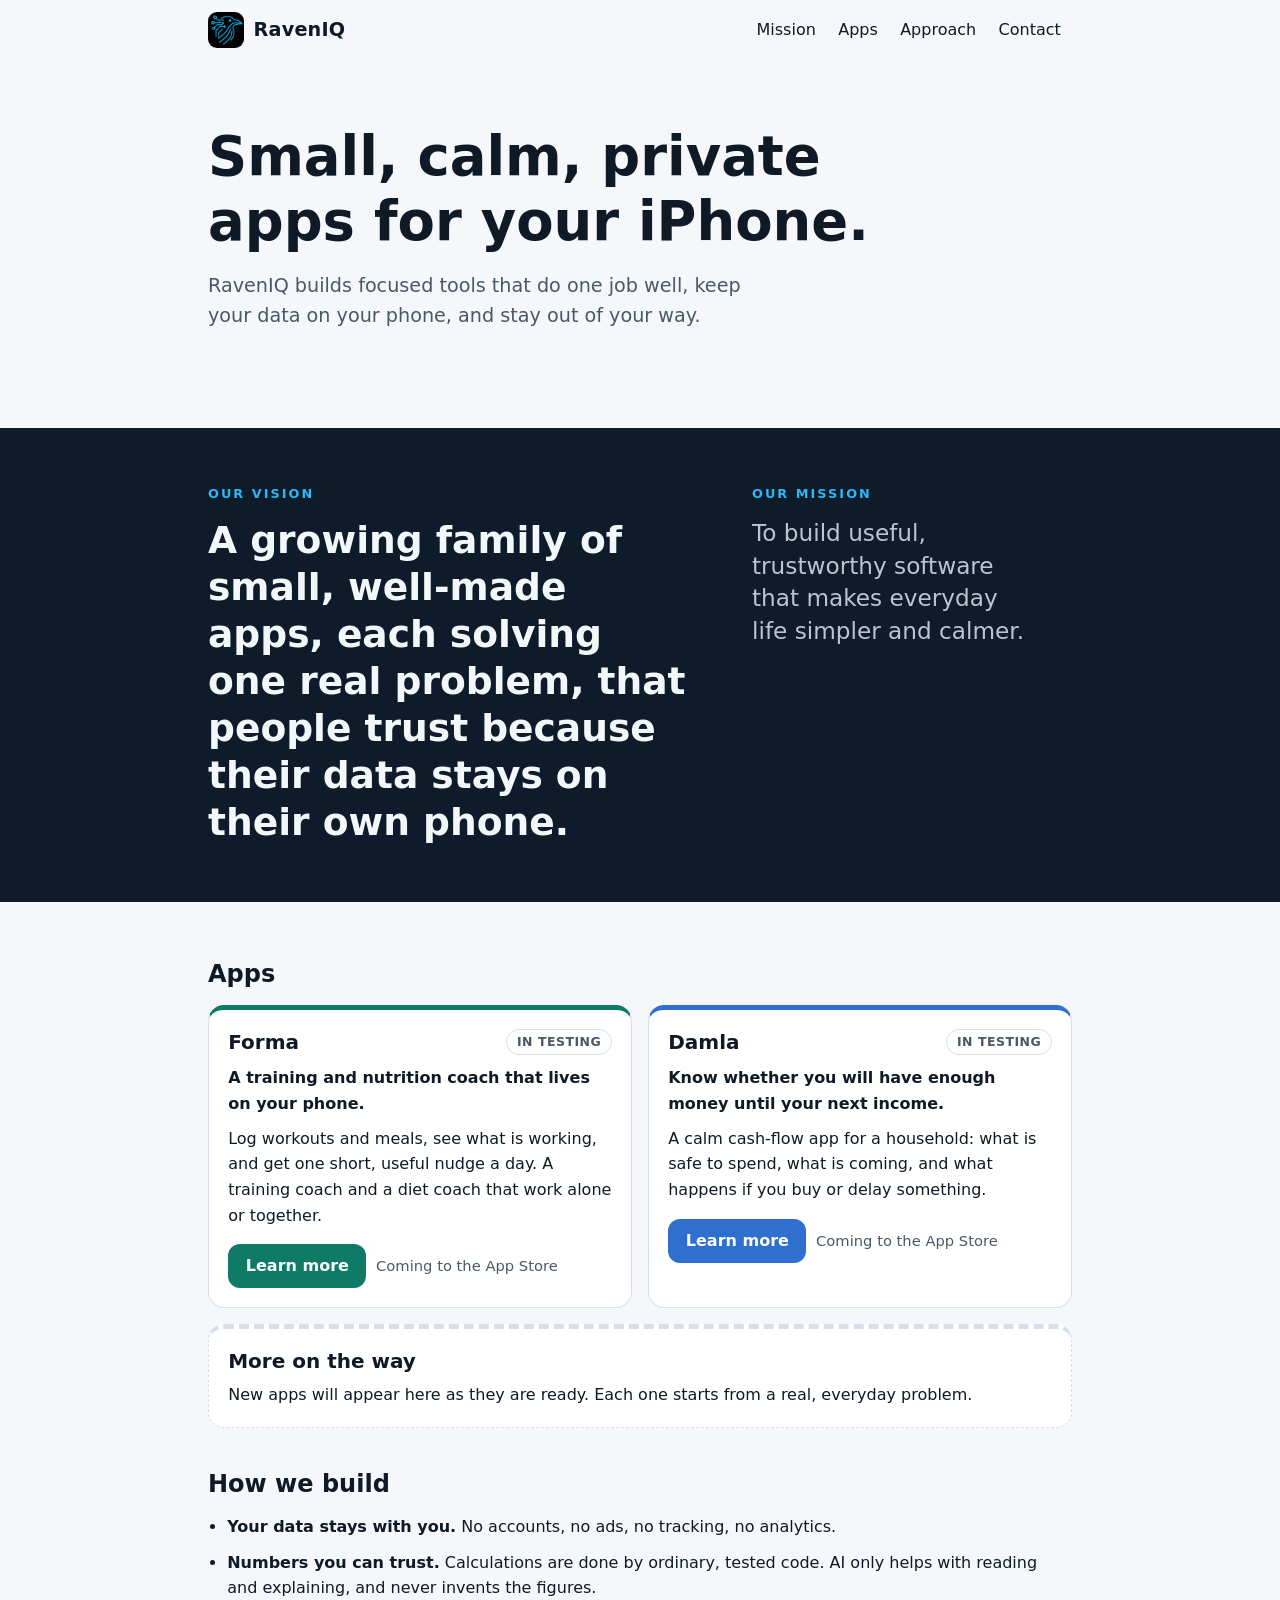
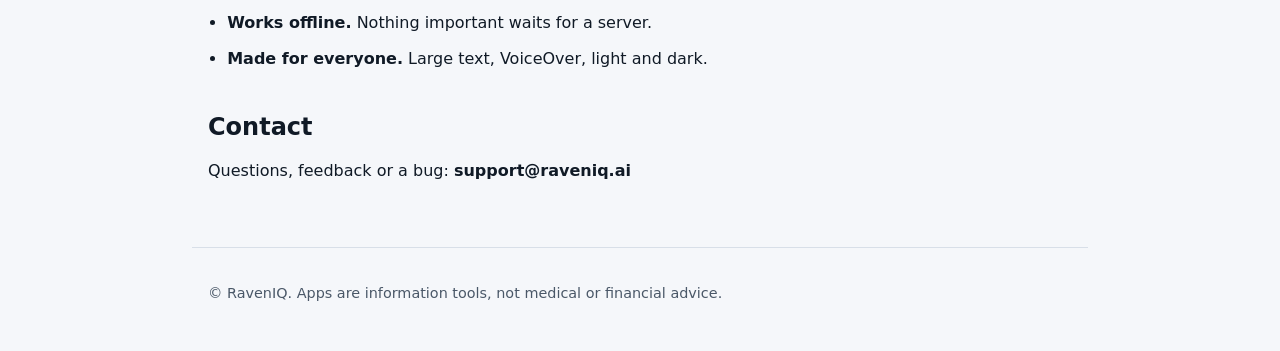
<file: docs/index.html>
<!doctype html>
<html lang="en"><head>
<meta charset="utf-8"><meta name="viewport" content="width=device-width, initial-scale=1">
<title>RavenIQ</title>
<meta name="description" content="RavenIQ makes small, calm, private iPhone apps. Forma coaches training and nutrition. Damla shows your cash flow.">
<meta name="color-scheme" content="light dark">
<meta name="theme-color" content="#F5F7FA" media="(prefers-color-scheme: light)"><meta name="theme-color" content="#0A1420" media="(prefers-color-scheme: dark)">
<link rel="canonical" href="https://raveniq.ai/">
<link rel="icon" type="image/png" href="favicon-32.png" sizes="32x32"><link rel="apple-touch-icon" href="apple-touch-icon.png">
<link rel="stylesheet" href="style.css">
</head><body>
<a class="skip" href="#main">Skip to content</a>
<header class="wrap bar"><a class="brand" href="./"><img src="mark.png" width="36" height="36" alt="">RavenIQ</a><nav aria-label="Main"><a href="#why">Mission</a><a href="#apps">Apps</a><a href="#approach">Approach</a><a href="#contact">Contact</a></nav></header>
<main id="main" class="wrap">
<section class="hero"><h1>Small, calm, private apps for your iPhone.</h1>
<p class="lead">RavenIQ builds focused tools that do one job well, keep your data on your phone, and stay out of your way.</p></section>
</main>
<section id="why" class="band"><div class="wrap inner">
<div class="statement"><p class="eyebrow">Our vision</p><p class="big">A growing family of small, well-made apps, each solving one real problem, that people trust because their data stays on their own phone.</p></div>
<div class="statement"><p class="eyebrow">Our mission</p><p class="mid">To build useful, trustworthy software that makes everyday life simpler and calmer.</p></div>
</div></section>
<main class="wrap">
<section id="apps"><h2>Apps</h2>
<div class="grid">
<article class="card" style="--app:#0F7B66">
  <div class="top"><h3>Forma</h3><span class="tag">In testing</span></div>
  <p class="tagline">A training and nutrition coach that lives on your phone.</p>
  <p>Log workouts and meals, see what is working, and get one short, useful nudge a day. A training coach and a diet coach that work alone or together.</p>
  <p class="links"><a class="open" href="https://forma.raveniq.ai/">Learn more</a> <span class="soon">Coming to the App Store</span></p>
</article>
<article class="card" style="--app:#2F6FD0">
  <div class="top"><h3>Damla</h3><span class="tag">In testing</span></div>
  <p class="tagline">Know whether you will have enough money until your next income.</p>
  <p>A calm cash-flow app for a household: what is safe to spend, what is coming, and what happens if you buy or delay something.</p>
  <p class="links"><a class="open" href="https://damla.raveniq.ai/">Learn more</a> <span class="soon">Coming to the App Store</span></p>
</article>
<article class="card more"><h3>More on the way</h3><p>New apps will appear here as they are ready. Each one starts from a real, everyday problem.</p></article>
</div></section>
<section id="approach"><h2>How we build</h2>
<ul class="points">
<li><strong>Your data stays with you.</strong> No accounts, no ads, no tracking, no analytics.</li>
<li><strong>Numbers you can trust.</strong> Calculations are done by ordinary, tested code. AI only helps with reading and explaining, and never invents the figures.</li>
<li><strong>Works offline.</strong> Nothing important waits for a server.</li>
<li><strong>Made for everyone.</strong> Large text, VoiceOver, light and dark.</li>
</ul></section>
<section id="contact"><h2>Contact</h2>
<p>Questions, feedback or a bug: <span class="email">support@raveniq.ai</span></p></section>
</main>
<footer class="wrap foot"><p>&copy; RavenIQ. Apps are information tools, not medical or financial advice.</p></footer>
</body></html>
</file>
<file: docs/style.css>
/* One stylesheet, system fonts, no external resources. */
:root{--bg:#F5F7FA;--surface:#FFF;--text:#101A26;--muted:#4A5868;--line:#D8DFE8;--accent:#0A71AD;--band:#0E1B2B;--band-text:#F2F7FA;--band-muted:#B7C6D3;--band-accent:#2CB8F5;--font:system-ui,-apple-system,"Segoe UI",Roboto,"Helvetica Neue",Arial,sans-serif}
@media (prefers-color-scheme:dark){:root{--bg:#0A1420;--surface:#122030;--text:#E9F1F6;--muted:#9DB0BF;--line:#243548;--accent:#2CB8F5;--band:#122A3F;--band-text:#F2F7FA;--band-muted:#B7C6D3;--band-accent:#2CB8F5}}
*{box-sizing:border-box}html{-webkit-text-size-adjust:100%}
body{margin:0;background:var(--bg);color:var(--text);font:1rem/1.6 var(--font)}
.wrap{width:100%;max-width:56rem;margin:0 auto;padding-inline:1rem}
a{color:var(--accent);text-underline-offset:.15em}:focus-visible{outline:3px solid var(--accent);outline-offset:2px;border-radius:4px}
.skip{position:absolute;left:-999px;background:var(--surface);padding:.75rem 1rem}.skip:focus{left:0;z-index:5}
.bar{display:flex;flex-wrap:wrap;align-items:center;justify-content:space-between;gap:.25rem 1rem;padding-block:.5rem}
.brand{display:inline-flex;align-items:center;gap:.6rem;min-height:44px;font-weight:800;font-size:1.2rem;letter-spacing:.01em;color:var(--text);text-decoration:none}.brand img{border-radius:9px;background:#000}
nav{display:flex;flex-wrap:wrap}nav a{display:inline-flex;align-items:center;min-height:44px;padding:0 .7rem;color:var(--text);text-decoration:none;border-radius:8px}nav a:hover{color:var(--accent)}
main{padding-block:1rem 3rem}
h1,h2,h3{line-height:1.2;text-wrap:balance}
.hero{padding-block:3rem 1.5rem}h1{font-size:clamp(2rem,7vw,3.4rem);margin:0 0 1rem;max-width:20ch}.lead{font-size:1.2rem;color:var(--muted);max-width:36rem;margin:0}
h2{font-size:1.5rem;margin:2.6rem 0 1rem}h3{font-size:1.25rem;margin:0}
.grid{display:grid;gap:1rem;grid-template-columns:1fr}@media(min-width:44rem){.grid{grid-template-columns:1fr 1fr}.more{grid-column:1/-1}}
.card{background:var(--surface);border:1px solid var(--line);border-top:5px solid var(--app,var(--line));border-radius:16px;padding:1.2rem;min-width:0}
.card p{margin:.6rem 0 0}.top{display:flex;justify-content:space-between;align-items:center;gap:.5rem}
.tag{font-size:.78rem;font-weight:700;letter-spacing:.04em;text-transform:uppercase;color:var(--muted);border:1px solid var(--line);border-radius:999px;padding:.15rem .6rem}
.tagline{font-weight:600}.links{display:flex;flex-wrap:wrap;gap:.6rem;align-items:center;margin-top:1rem!important}
.open{display:inline-flex;align-items:center;min-height:44px;padding:0 1.1rem;background:var(--app,var(--accent));color:#fff;font-weight:700;border-radius:12px;text-decoration:none}
.store,.soon{color:var(--muted);font-size:.92rem}.more{border-top-color:var(--line);border-style:dashed}
.duo{display:grid;gap:1rem;grid-template-columns:1fr}@media(min-width:44rem){.duo{grid-template-columns:1fr 1fr}}
.band{background:var(--band);color:var(--band-text);margin-block:1.5rem 0;padding-block:3.5rem}
.inner{display:grid;gap:2.5rem}@media(min-width:48rem){.inner{grid-template-columns:3fr 2fr;gap:4rem;align-items:start}}
.statement p{margin:0}.eyebrow{font-size:.8rem;font-weight:800;letter-spacing:.16em;text-transform:uppercase;color:var(--band-accent);margin-bottom:.8rem!important}
.big{font-size:clamp(1.55rem,4.2vw,2.35rem);line-height:1.25;font-weight:700;text-wrap:balance}
.mid{font-size:clamp(1.15rem,2.6vw,1.45rem);line-height:1.4;color:var(--band-muted);text-wrap:balance}
.points{padding-left:1.2rem}.points li{margin-bottom:.6rem}.email{font-weight:700;user-select:all}
.foot{border-top:1px solid var(--line);padding-block:1.2rem 2rem;color:var(--muted);font-size:.9rem}
</file>
